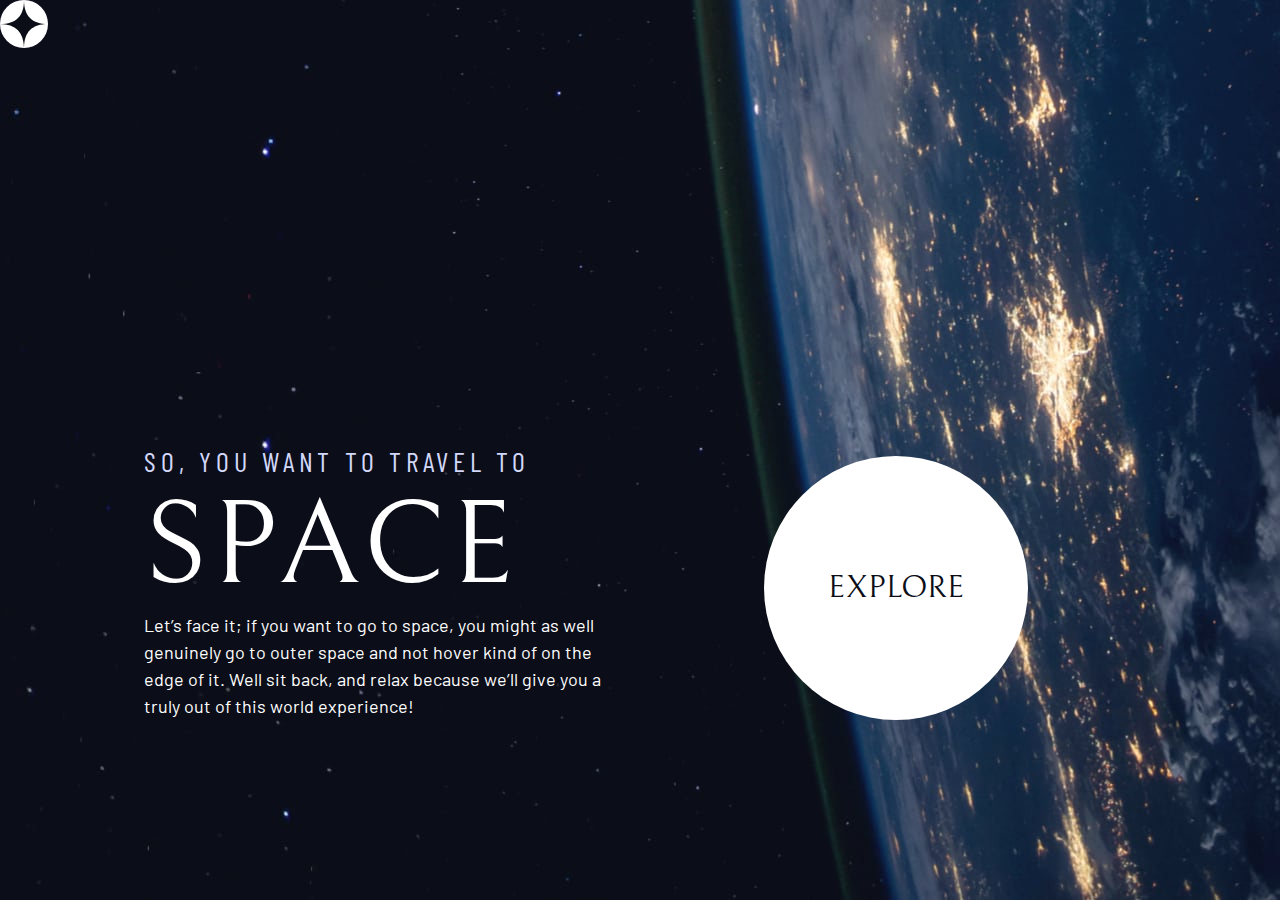
<file: index.html>
<!DOCTYPE html>
<html lang="en">
<head>
    <meta charset="UTF-8">
    <meta name="viewport" content="width=device-width, initial-scale=1.0">

    <link rel="icon" type="image/png" sizes="32x32" href="./assets/favicon-32x32.png">
    <!-- Google fonts -->
    <link rel="preconnect" href="https://fonts.googleapis.com">
    <link rel="preconnect" href="https://fonts.gstatic.com" crossorigin>
    <link href="https://fonts.googleapis.com/css2?family=Barlow+Condensed:wght@400;700&family=Bellefair&family=Barlow:wght@400;700&display=swap" rel="stylesheet">
    <link rel="stylesheet" href="index.css">
    <title>Space Capital | Landing</title>
</head>
<body class="home">

    <header class="primary-header flex">
        <div class="">
            <img src="./assets/shared/logo.svg" alt="space tourism logo" class="logo">
        </div>
        <!-- <nav>
            <ul class="primary-navigation underline-indicators flex">
                <li class="active"><a class="ff-sans-cond uppercase text-white letter-spacing-2" href="#"><span>00</span>Home</a>
                <li><a class="ff-sans-cond uppercase text-white letter-spacing-2" href="#"><span>01</span>Destination</a>
                <li><a class="ff-sans-cond uppercase text-white letter-spacing-2" href="#"><span>02</span>Crew</a>
                    <li><a class="ff-sans-cond uppercase text-white letter-spacing-2" href="#"><span>03</span>Technology</a>
            </ul>
        </nav> -->
    </header>

    <div class="grid-container grid-container--home">
        <div>
          <h1 class="text-accent fs-500 ff-sans-cond uppercase letter-spacing-1">So, you want to travel to
          <span class="d-block fs-900 ff-serif text-white">Space</span></h1>
          <p>Let’s face it; if you want to go to space, you might as well genuinely go to 
          outer space and not hover kind of on the edge of it. Well sit back, and relax 
          because we’ll give you a truly out of this world experience! </p>
        </div>
        <div>
          <a href="#" class="large-button uppercase ff-serif text-dark bg-white">Explore</a>
        </div>
    </div>

</body>
</html>
</file>
<file: index.css>
/* ---------------------- */
/* Custom properties      */
/* ---------------------- */

:root {
    /* colors */
    --clr-dark: 230 35% 7%;
    --clr-light: 231 77% 90%;
    --clr-white: 0 0% 100%;

    /* font-sizes */
    --fs-900: clamp(5rem, 8vw + 1rem, 9.375rem); /* shrinks fontsize based on screensize dynamically*/
    --fs-800: 6.25rem;
    --fs-700: 3.5rem;
    --fs-600: 2rem;
    --fs-500: 1.75rem;
    --fs-400: 1.125rem;
    --fs-300: 1rem;
    --fs-200: 0.875rem;

    /* font-families */
    --ff-serif: "Bellefair", serif;
    --ff-sans-cond: "Barlow Condensed", sans-serif;
    --ff-sans-normal: "Barlow", sans-serif;
}

@media (min-width: 35em) {
    :root {
        /* font-sizes */
        --fs-800: 5rem;
        --fs-700: 2.5rem;
        --fs-600: 1.5rem;
        --fs-400: 1rem;
    }
}

@media (min-width: 45em) {
    :root {
        /* font-sizes */
        --fs-800: 6.25rem;
        --fs-700: 3.5rem;
        --fs-600: 2rem;
        --fs-400: 1.125rem;
    }
}

/* ---------------------- */
/* Reset                  */
/* ---------------------- */

/* Box sizing */

*,
*::before,
*::after {
    box-sizing: border-box;
}

/* Reset margins */
body,
h1,
h2,
h3,
h4,
h5,
p,
figure,
picture {
    margin: 0;
}

h1,
h2,
h3,
h4,
h5,
h6,
p {
    font-weight: 400;
}

/* set up the body */
body {
    font-family: var(--ff-sans-normal);
    font-size: var(--fs-400);
    color: hsl(var(--clr-white));
    background-color: hsl(var(--clr-dark));
    line-height: 1.5;
    min-height: 100vh;

    display: grid;
    grid-template-rows: min-content 1fr;
}

/* make images easier to work with */
img,
picture {
    max-width: 100%;
    display: block;
}

/* make forms easier to work with */
input,
button,
textarea,
select {
    font: inherit;
}

/* remove animations for people who've turned them off */
@media (prefers-reduced-motion: reduce) {
    *,
    *::before,
    *::after {
        animation-duration: 0.01ms !important;
        animation-iteration-count: 1 !important;
        transition-duration: 0.01ms !important;
        scroll-behavior: auto !important;
    }
}

/* ---------------------- */
/* Utility classes        */
/* ---------------------- */

.flex {
    display: flex;
    gap: var(--gap, 1rem);
}

.grid {
    display: grid;
    gap: var(--gap, 1rem);
}

.d-block {
    display: block;
}

/* limited specificity for selectors */
/* same as .flow > *:not(:first-child) */
.flow > *:where(:not(:first-child)) { 
    margin-top: var(--flow-space, 1rem);
}

.container {
    padding-inline: 2rem;
    margin-inline: auto;
    max-width: 80rem;
}

.grid-container {
    text-align: center;
    display: grid;
    place-items: center;
    padding-inline: 1rem;
}

.grid-container * {
    max-width: 50ch;
}

@media (min-width: 45em) {
    .grid-container {
        text-align: left;
        column-gap: var(--container-gap, 2rem);
        grid-template-columns: minmax(2rem, 1fr) repeat(2, minmax(0, 30rem)) minmax(2rem, 1fr);
    }

    .grid-container > *:first-child {
        grid-column: 2;
    }

    .grid-container > *:last-child {
        grid-column: 3;
    }

    .grid-container--home {
        padding-bottom: max(6rem, 20vh);
        align-items: end;
    }
}

.sr-only { /* screenreader only */
    position: absolute;
    width: 1px;
    height: 1px;
    padding: 0;
    margin: -1px;
    overflow: hidden;
    clip: rect(0, 0, 0, 0);
    white-space: nowrap; /* added line */
    border: 0;
}

/* colors */

.bg-dark { background-color: hsl( var(--clr-dark) );}
.bg-accent { background-color: hsl( var(--clr-light) );}
.bg-white { background-color: hsl( var(--clr-white) );}

.text-dark { color: hsl( var(--clr-dark) );}
.text-accent { color: hsl( var(--clr-light) );}
.text-white { color: hsl( var(--clr-white) );}

/* typography */

.ff-serif { font-family: var(--ff-serif); } 
.ff-sans-cond { font-family: var(--ff-sans-cond); } 
.ff-sans-normal { font-family: var(--ff-sans-normal); } 

.letter-spacing-1 { letter-spacing: 4.75px; } 
.letter-spacing-2 { letter-spacing: 2.7px; } 
.letter-spacing-3 { letter-spacing: 2.35px; } 

.uppercase { text-transform: uppercase; }

.fs-900 { font-size: var(--fs-900); }
.fs-800 { font-size: var(--fs-800); }
.fs-700 { font-size: var(--fs-700); }
.fs-600 { font-size: var(--fs-600); }
.fs-500 { font-size: var(--fs-500); }
.fs-400 { font-size: var(--fs-400); }
.fs-300 { font-size: var(--fs-300); }
.fs-200 { font-size: var(--fs-200); }


.fs-900,
.fs-800,
.fs-700,
.fs-600 {
    line-height: 1.1;
}

.numbered-title {
    font-family: var(--ff-sans-cond);
    font-size: var(--fs-500);
    text-transform: uppercase;
    letter-spacing: 4.72px;
}

.numbered-title span {
    margin-right: .5rem;
    font-weight: 700;
    color: hsl(var(--clr-white) / .25);
}

/* Custom interactive elements */
/* ---------------------- */
/* Components             */
/* ---------------------- */

.large-button {
    font-size: 2rem;
    position: relative;
    display: inline-grid;
    z-index: 1;  /* usually a good idea when u have an absolute element inside another */
    place-items: center;
    padding: 0 2em;
    aspect-ratio: 1; /* 1 over 1 --> could also bee 2 / 1 etc. */
    text-decoration: none;
    border-radius: 50%;
}

.large-button::after {
    content: '';
    position: absolute;
    z-index: -1;
    width: 100%;
    height: 100%;
    background: hsl(var(--clr-white) / .15);
    border-radius: 50%;
    opacity: 0;
    transition: opacity 500ms linear, transform 700ms ease-in-out;
}

.large-button:hover::after,
.large-button:focus::after {
    opacity: 1;
    transform: scale(1.5);
}

.primary-navigation {
    --gap: 8rem;
    --underline-gap: 2rem;
    list-style: none;
    padding: 0;
    margin: 0;
}

.primary-navigation a {
    text-decoration: none;
}

.primary-navigation a > span {
    font-weight: 700;
    margin-right: .5em;
}

.underline-indicators > * {
    cursor: pointer;
    padding: var(--underline-gap, 1rem) 0;
    border: 0;
    border-bottom: .2rem solid hsl( var(--clr-white) / 0 );
}

.underline-indicators > li:hover,
.underline-indicators > li:focus,
.underline-indicators > button:hover,
.underline-indicators > button:focus {
    border-color: hsl( var(--clr-white) / .5);
}

.underline-indicators > .active,
.underline-indicators > [aria-selected="true"] {
    color: hsl( var(--clr-white) / 1);
    border-color: hsl( var(--clr-white) / 1);
}

.tab-list {
    --gap: 2rem;
}

.dot-indicators > * {
    cursor: pointer;
    border: 0;
    border-radius: 50%;
    aspect-ratio: 1;
    padding: .5em;
    background-color: hsl(var(--clr-white) / .25);
}

.dot-indicators > button:hover,
.dot-indicators > button:focus {
    background-color: hsl(var(--clr-white) / .5);
}

.dot-indicators > [aria-selected="true"] {
    background-color: hsl( var(--clr-white) / 1);
}

/* ------------------------------ */
/* Page specific backgrounds      */
/* ------------------------------ */
body {
    background-size: cover;
    background-position: bottom center;
}

.home {
    background-image: url(./assets/home/background-home-mobile.jpg);
}

@media (min-width: 35rem) {
    .home {
        background-position: center center;
        background-image: url(./assets/home/background-home-tablet.jpg);
    }
}

@media (min-width: 45rem) {
    .home {
        background-image: url(./assets/home/background-home-desktop.jpg);
    }
}
</file>
